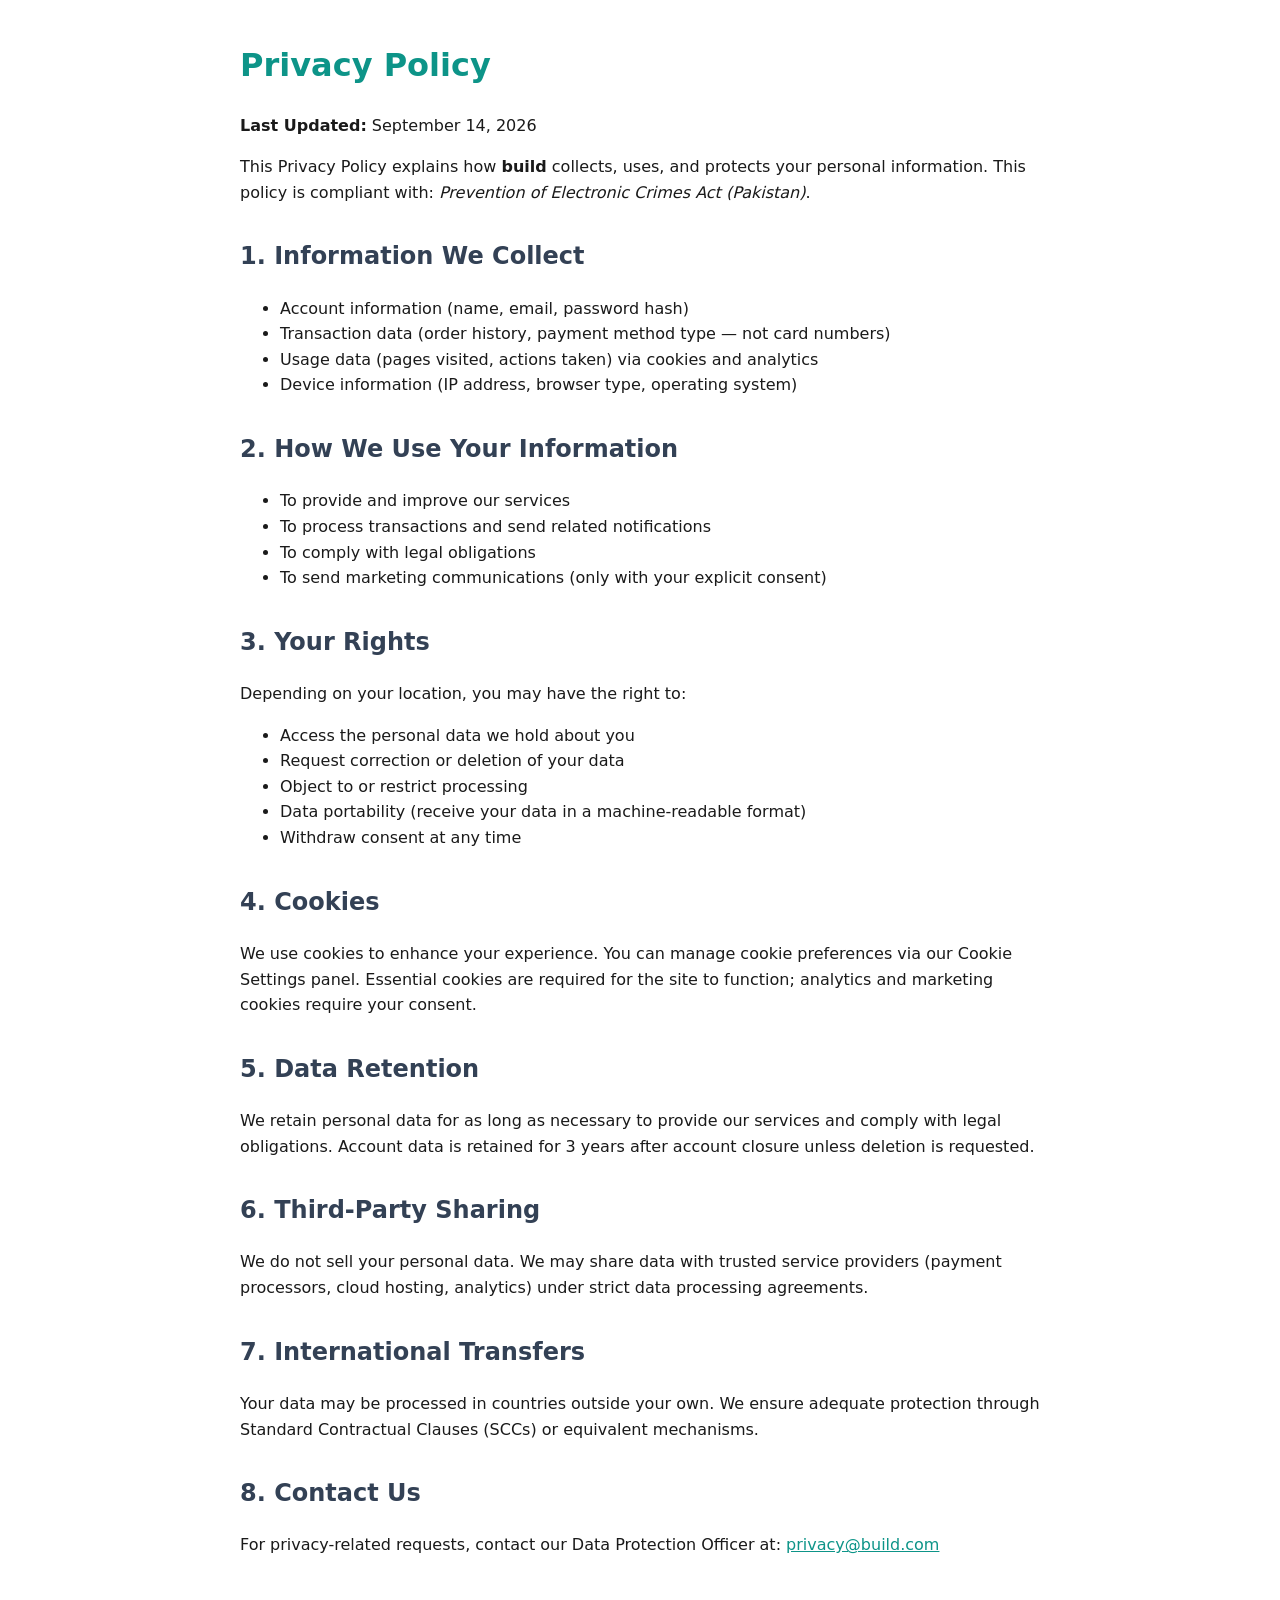
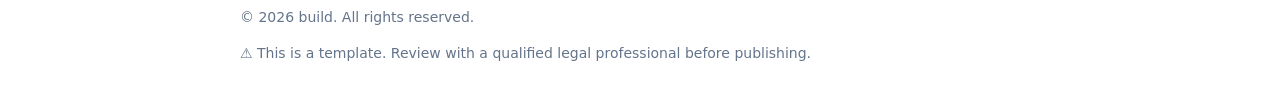
<file: privacy-policy.html>
<!DOCTYPE html>
<html lang="en">
<head>
  <meta charset="UTF-8" />
  <meta name="viewport" content="width=device-width, initial-scale=1.0" />
  <title>Privacy Policy — build</title>
  <style>
    body { font-family: system-ui, sans-serif; max-width: 800px; margin: 40px auto; padding: 0 20px; line-height: 1.6; color: #1a1a1a; }
    h1 { color: #0d9488; } h2 { color: #334155; margin-top: 2rem; }
    a { color: #0d9488; } footer { margin-top: 3rem; color: #64748b; font-size: 0.875rem; }
  </style>
</head>
<body>
  <h1>Privacy Policy</h1>
  <p><strong>Last Updated:</strong> September 14, 2026</p>
  <p>This Privacy Policy explains how <strong>build</strong> collects, uses, and protects your personal information.
     This policy is compliant with: <em>Prevention of Electronic Crimes Act (Pakistan)</em>.</p>

  <h2>1. Information We Collect</h2>
  <ul>
    <li>Account information (name, email, password hash)</li>
    <li>Transaction data (order history, payment method type — not card numbers)</li>
    <li>Usage data (pages visited, actions taken) via cookies and analytics</li>
    <li>Device information (IP address, browser type, operating system)</li>
  </ul>

  <h2>2. How We Use Your Information</h2>
  <ul>
    <li>To provide and improve our services</li>
    <li>To process transactions and send related notifications</li>
    <li>To comply with legal obligations</li>
    <li>To send marketing communications (only with your explicit consent)</li>
  </ul>

  <h2>3. Your Rights</h2>
  <p>Depending on your location, you may have the right to:</p>
  <ul>
    <li>Access the personal data we hold about you</li>
    <li>Request correction or deletion of your data</li>
    <li>Object to or restrict processing</li>
    <li>Data portability (receive your data in a machine-readable format)</li>
    <li>Withdraw consent at any time</li>
  </ul>

  <h2>4. Cookies</h2>
  <p>We use cookies to enhance your experience. You can manage cookie preferences via our Cookie Settings panel.
     Essential cookies are required for the site to function; analytics and marketing cookies require your consent.</p>

  <h2>5. Data Retention</h2>
  <p>We retain personal data for as long as necessary to provide our services and comply with legal obligations.
     Account data is retained for 3 years after account closure unless deletion is requested.</p>

  <h2>6. Third-Party Sharing</h2>
  <p>We do not sell your personal data. We may share data with trusted service providers
     (payment processors, cloud hosting, analytics) under strict data processing agreements.</p>

  <h2>7. International Transfers</h2>
  <p>Your data may be processed in countries outside your own. We ensure adequate protection
     through Standard Contractual Clauses (SCCs) or equivalent mechanisms.</p>

  <h2>8. Contact Us</h2>
  <p>For privacy-related requests, contact our Data Protection Officer at:
     <a href="mailto:privacy@build.com">
       privacy@build.com
     </a>
  </p>

  <footer>
    <p>© 2026 build. All rights reserved.</p>
    <p>⚠️ This is a template. Review with a qualified legal professional before publishing.</p>
  </footer>
</body>
</html>
</file>
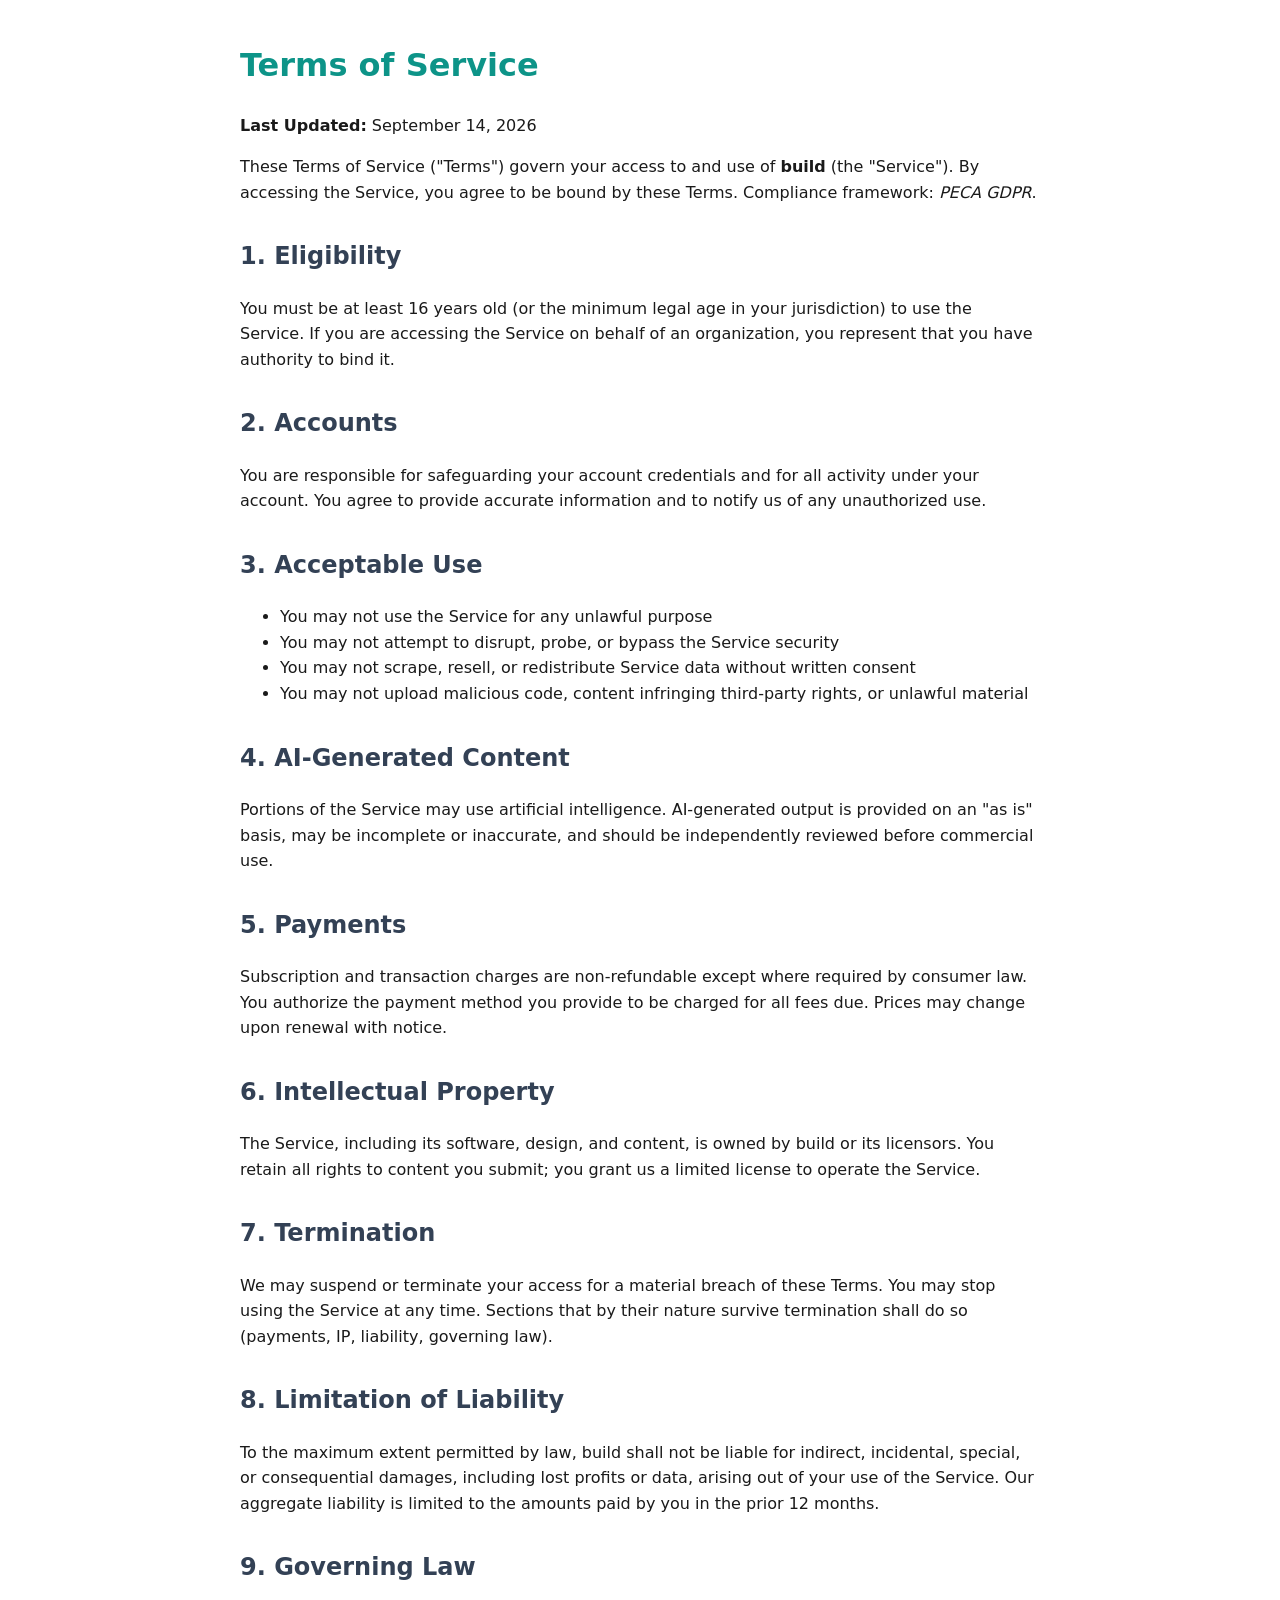
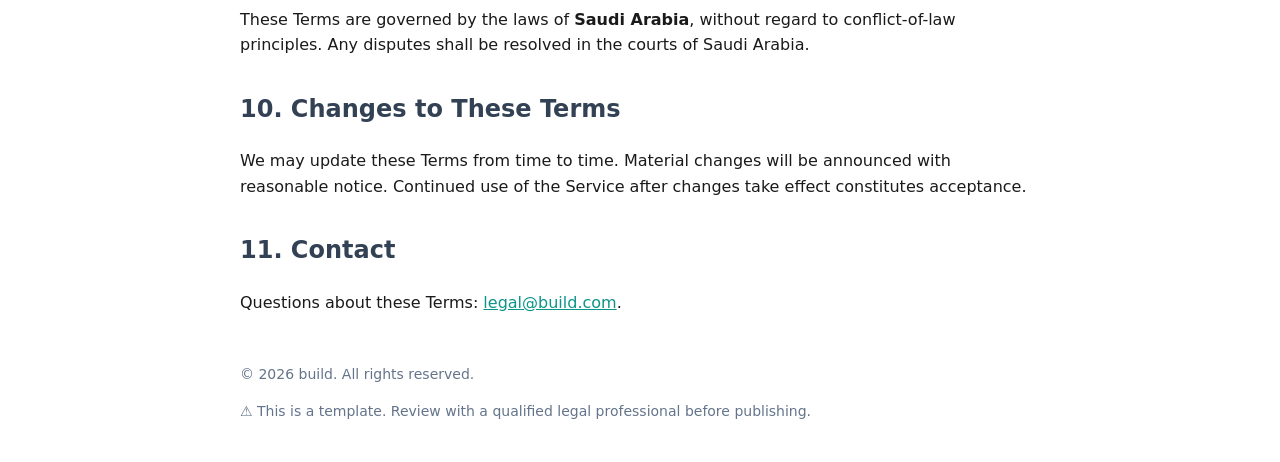
<file: terms-of-service.html>
<!DOCTYPE html>
<html lang="en">
<head>
  <meta charset="UTF-8" />
  <meta name="viewport" content="width=device-width, initial-scale=1.0" />
  <title>Terms of Service — build</title>
  <style>
    body { font-family: system-ui, sans-serif; max-width: 800px; margin: 40px auto; padding: 0 20px; line-height: 1.6; color: #1a1a1a; }
    h1 { color: #0d9488; } h2 { color: #334155; margin-top: 2rem; }
    a { color: #0d9488; } footer { margin-top: 3rem; color: #64748b; font-size: 0.875rem; }
  </style>
</head>
<body>
  <h1>Terms of Service</h1>
  <p><strong>Last Updated:</strong> September 14, 2026</p>
  <p>These Terms of Service ("Terms") govern your access to and use of <strong>build</strong> (the "Service").
     By accessing the Service, you agree to be bound by these Terms. Compliance framework: <em>PECA GDPR</em>.</p>

  <h2>1. Eligibility</h2>
  <p>You must be at least 16 years old (or the minimum legal age in your jurisdiction) to use the Service.
     If you are accessing the Service on behalf of an organization, you represent that you have authority to bind it.</p>

  <h2>2. Accounts</h2>
  <p>You are responsible for safeguarding your account credentials and for all activity under your account.
     You agree to provide accurate information and to notify us of any unauthorized use.</p>

  <h2>3. Acceptable Use</h2>
  <ul>
    <li>You may not use the Service for any unlawful purpose</li>
    <li>You may not attempt to disrupt, probe, or bypass the Service security</li>
    <li>You may not scrape, resell, or redistribute Service data without written consent</li>
    <li>You may not upload malicious code, content infringing third-party rights, or unlawful material</li>
  </ul>

  <h2>4. AI-Generated Content</h2>
  <p>Portions of the Service may use artificial intelligence. AI-generated output is provided on an "as is" basis,
     may be incomplete or inaccurate, and should be independently reviewed before commercial use.</p>

  <h2>5. Payments</h2>
  <p>Subscription and transaction charges are non-refundable except where required by consumer law.
     You authorize the payment method you provide to be charged for all fees due. Prices may change upon renewal with notice.</p>

  <h2>6. Intellectual Property</h2>
  <p>The Service, including its software, design, and content, is owned by build or its licensors.
     You retain all rights to content you submit; you grant us a limited license to operate the Service.</p>

  <h2>7. Termination</h2>
  <p>We may suspend or terminate your access for a material breach of these Terms. You may stop using the Service at any time.
     Sections that by their nature survive termination shall do so (payments, IP, liability, governing law).</p>

  <h2>8. Limitation of Liability</h2>
  <p>To the maximum extent permitted by law, build shall not be liable for indirect, incidental, special, or consequential damages,
     including lost profits or data, arising out of your use of the Service. Our aggregate liability is limited to the amounts paid by you in the prior 12 months.</p>

  <h2>9. Governing Law</h2>
  <p>These Terms are governed by the laws of <strong>Saudi Arabia</strong>, without regard to conflict-of-law principles.
     Any disputes shall be resolved in the courts of Saudi Arabia.</p>

  <h2>10. Changes to These Terms</h2>
  <p>We may update these Terms from time to time. Material changes will be announced with reasonable notice.
     Continued use of the Service after changes take effect constitutes acceptance.</p>

  <h2>11. Contact</h2>
  <p>Questions about these Terms: <a href="mailto:legal@build.com">legal@build.com</a>.</p>

  <footer>
    <p>© 2026 build. All rights reserved.</p>
    <p>⚠️ This is a template. Review with a qualified legal professional before publishing.</p>
  </footer>
</body>
</html>
</file>
